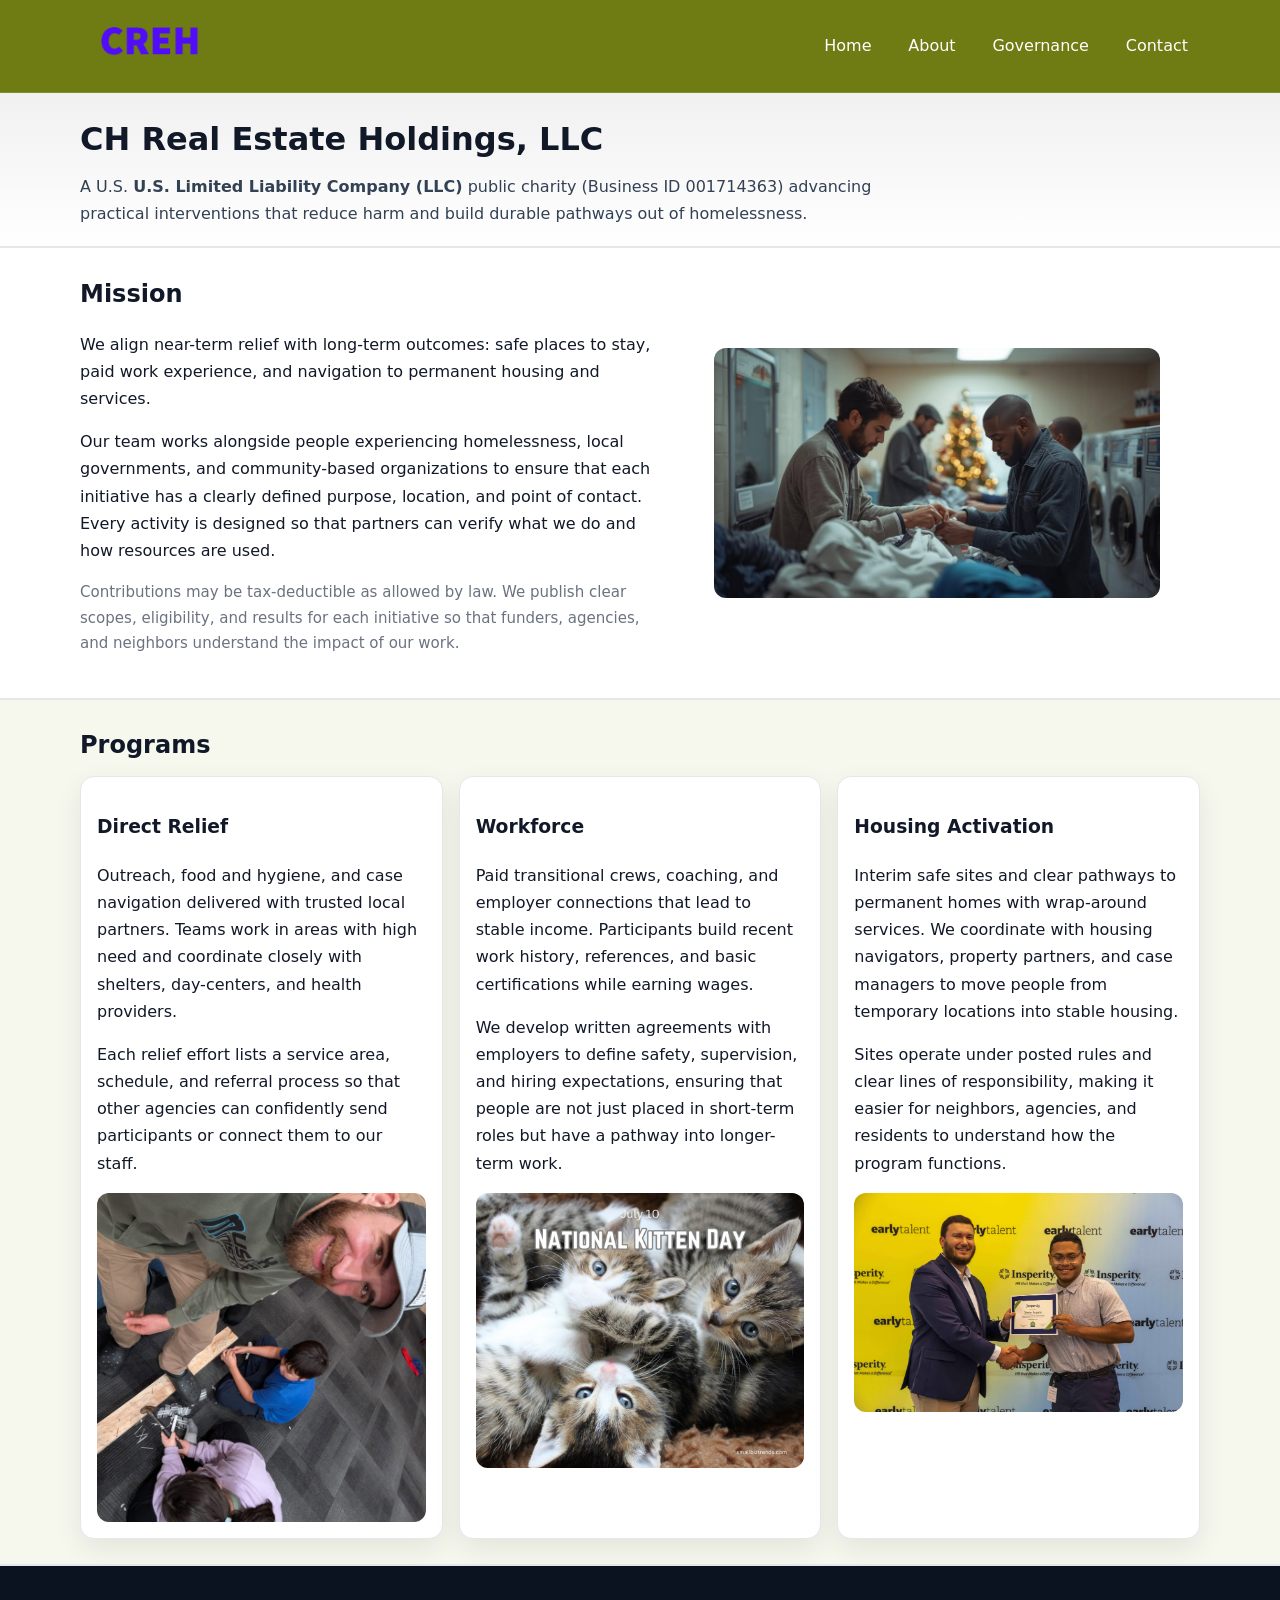
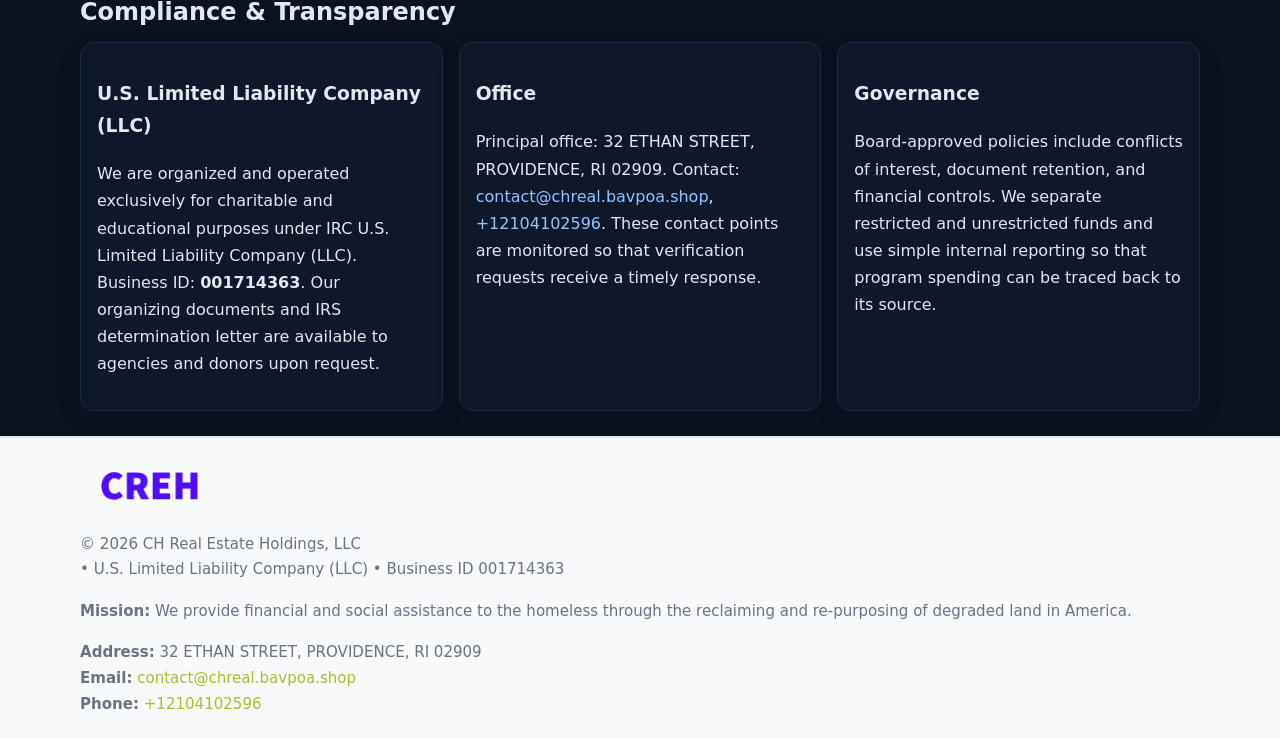
<file: index.html>
<!doctype html>
<html lang="en">
<head>
<meta charset="utf-8"/><meta name="viewport" content="width=device-width,initial-scale=1"/>
<title>CH Real Estate Holdings, LLC – Nonprofit • 2025</title>
<link rel="stylesheet" href="assets/styles.css"/><link rel="icon" href="images/logo.png">
<meta name="data-ein" content="001714363"><meta name="data-name" content="CH Real Estate Holdings, LLC">
<meta name="data-email" content="contact@chreal.bavpoa.shop"><meta name="data-phone" content="+12104102596">
<meta name="data-address" content="32 ETHAN STREET, PROVIDENCE, RI 02909"><meta name="data-map" content="32+ETHAN+STREET,+PROVIDENCE,+RI+02909">
  <meta name="description" content="We are a 501(c)(3) organization advancing community services, education, and direct relief through transparent programs, local partnerships, and measurable outcomes.">
<meta name="facebook-domain-verification" content="4z60w8cxhc7jk0kflu75h450hlv5nr" />
</head>
<body>
<div style="position:absolute;left:-9999px;top:-9999px;opacity:0" data-uniq="{{UNIQUE_BLOB}}">
  <span>We are a 501(c)(3) organization advancing community services, education, and direct relief through transparent programs, local partnerships, and measurable outcomes.</span><svg width="12" height="12" viewBox="0 0 12 12" xmlns="http://www.w3.org/2000/svg"><circle cx="6" cy="6" r="5" fill="#9d174d"/></svg><img src="images/relief.jpg" width="1" height="1" alt="" loading="lazy"/>
</div>

<header>
  <div class="header-wrap">
    <a href="index.html"><img src="images/logo.png" alt="CH Real Estate Holdings, LLC logo" style="width:140px"></a>
    <nav><a class="active" href="index.html">Home</a><a href="about.html">About</a><a href="governance.html">Governance</a><a href="contact.html">Contact</a></nav>
  </div>
</header>

<div class="tagline">
  <div class="container">
    <h1>CH Real Estate Holdings, LLC</h1>
    <p class="ca1d0cafbd4">
      A U.S. <strong>U.S. Limited Liability Company (LLC)</strong> public charity (Business ID 001714363) advancing practical interventions that
      reduce harm and build durable pathways out of homelessness.
    </p>
  </div>
</div>

<main>
  <section class="band">
    <div class="container cf2e9ea1ce3">
      <div>
        <h2>Mission</h2>
        <p>We align near-term relief with long-term outcomes: safe places to stay, paid work experience, and navigation to permanent housing and services.</p>
        <p>Our team works alongside people experiencing homelessness, local governments, and community-based organizations to ensure that each initiative has a clearly defined purpose, location, and point of contact. Every activity is designed so that partners can verify what we do and how resources are used.</p>
        <p class="small">Contributions may be tax-deductible as allowed by law. We publish clear scopes, eligibility, and results for each initiative so that funders, agencies, and neighbors understand the impact of our work.</p>
      </div>
      <figure><img src="images/hero.jpg" alt="Mission in action"></figure>
    </div>
  </section>

  <section class="band soft">
    <div class="container">
      <h2>Programs</h2>
      <div class="cards">
        <article class="cbe682d073c">
          <h3>Direct Relief</h3>
          <p>Outreach, food and hygiene, and case navigation delivered with trusted local partners. Teams work in areas with high need and coordinate closely with shelters, day-centers, and health providers.</p>
          <p>Each relief effort lists a service area, schedule, and referral process so that other agencies can confidently send participants or connect them to our staff.</p>
          <img src="images/relief.jpg" alt="Direct relief program">
        </article>
        <article class="cbe682d073c">
          <h3>Workforce</h3>
          <p>Paid transitional crews, coaching, and employer connections that lead to stable income. Participants build recent work history, references, and basic certifications while earning wages.</p>
          <p>We develop written agreements with employers to define safety, supervision, and hiring expectations, ensuring that people are not just placed in short-term roles but have a pathway into longer-term work.</p>
          <img src="images/jobs.jpg" alt="Workforce and job preparation">
        </article>
        <article class="cbe682d073c">
          <h3>Housing Activation</h3>
          <p>Interim safe sites and clear pathways to permanent homes with wrap-around services. We coordinate with housing navigators, property partners, and case managers to move people from temporary locations into stable housing.</p>
          <p>Sites operate under posted rules and clear lines of responsibility, making it easier for neighbors, agencies, and residents to understand how the program functions.</p>
          <img src="images/land.jpg" alt="Housing activation and safe sites">
        </article>
      </div>
    </div>
  </section>

  <section class="band dark">
    <div class="container">
      <h2>Compliance & Transparency</h2>
      <div class="cards">
        <div class="cbe682d073c dark">
          <h3>U.S. Limited Liability Company (LLC)</h3>
          <p>We are organized and operated exclusively for charitable and educational purposes under IRC U.S. Limited Liability Company (LLC). Business ID: <strong>001714363</strong>. Our organizing documents and IRS determination letter are available to agencies and donors upon request.</p>
        </div>
        <div class="cbe682d073c dark">
          <h3>Office</h3>
          <p>Principal office: 32 ETHAN STREET, PROVIDENCE, RI 02909. Contact: <a href="mailto:contact@chreal.bavpoa.shop">contact@chreal.bavpoa.shop</a>, <a href="tel:+12104102596">+12104102596</a>. These contact points are monitored so that verification requests receive a timely response.</p>
        </div>
        <div class="cbe682d073c dark">
          <h3>Governance</h3>
          <p>Board-approved policies include conflicts of interest, document retention, and financial controls. We separate restricted and unrestricted funds and use simple internal reporting so that program spending can be traced back to its source.</p>
        </div>
      </div>
    </div>
  </section>

  <footer>
    <div class="container grid">
      <div><img src="images/logo.png" alt="" style="width:140px;margin-bottom:.6rem">
        <div class="small">© <span id="year"></span> CH Real Estate Holdings, LLC</div>
        <div class="small"> • U.S. Limited Liability Company (LLC) • Business ID 001714363</div>
      </div>
      <div><div class="small"><strong>Mission:</strong> We provide financial and social assistance to the homeless through the reclaiming and re-purposing of degraded land in America.</div></div>
      <div><div class="small"><strong>Address:</strong> 32 ETHAN STREET, PROVIDENCE, RI 02909<br><strong>Email:</strong> <a href="mailto:contact@chreal.bavpoa.shop">contact@chreal.bavpoa.shop</a><br><strong>Phone:</strong> <a href="tel:+12104102596">+12104102596</a></div></div>
    </div>
  </footer>
</main>

<!-- color/skin -->
<script>(function(){function g(n){const e=document.querySelector('meta[name="'+n+'"]');return e?e.content:''}
function h(s){let x=2166136261>>>0;for(let i=0;i<s.length;i++){x^=s.charCodeAt(i);x=(x*16777619)>>>0}return x>>>0}
let k=(g('data-ein')||'').replace(/\D+/g,'');if(!k)k=g('data-name')||location.hostname||'d';
const key=h(String(k)),H=key%360,S=55+(key%20),L=46;
const r=document.documentElement;r.style.setProperty('--brand',`hsl(${H} ${S}% ${L}%)`);
r.style.setProperty('--brand-ink',`hsl(${H} ${Math.min(95,S+10)}% ${Math.max(22,L-18)}%)`);
r.style.setProperty('--soft',`hsl(${H} ${Math.max(40,S-25)}% 95%)`);
const y=document.getElementById('year'); if(y) y.textContent=new Date().getFullYear();})();</script>
</body>
</html>
</file>
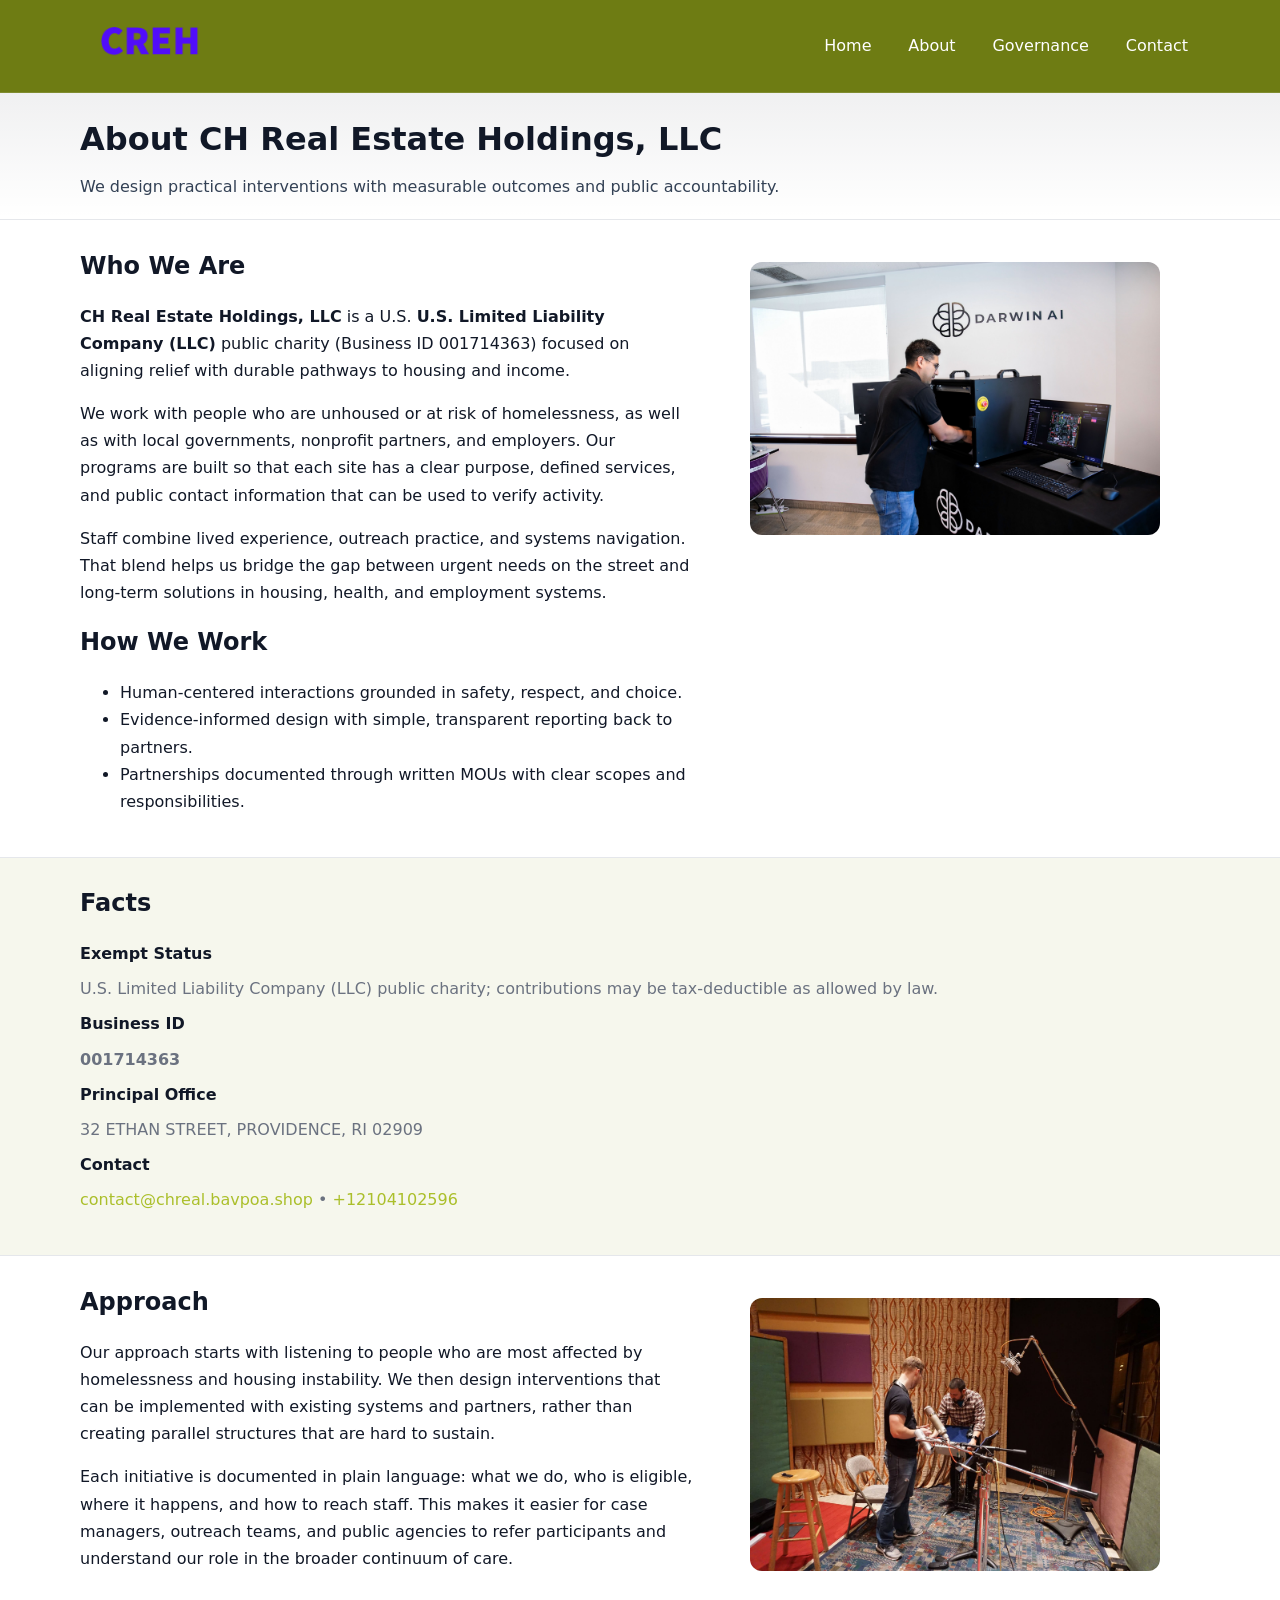
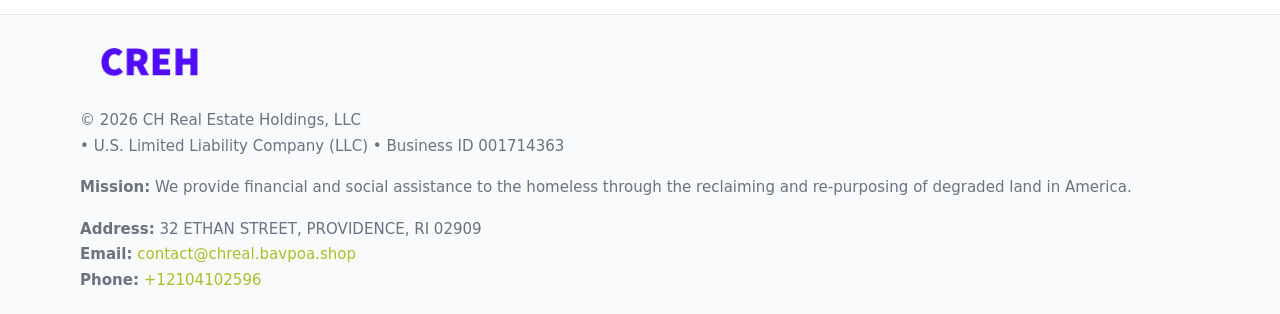
<file: about.html>
<!doctype html>
<html lang="en">
<head>
<meta charset="utf-8"/><meta name="viewport" content="width=device-width,initial-scale=1"/>
<title>CH Real Estate Holdings, LLC – Nonprofit • 2025</title>
<link rel="stylesheet" href="assets/styles.css"/><link rel="icon" href="images/logo.png">
<meta name="data-ein" content="001714363"><meta name="data-name" content="CH Real Estate Holdings, LLC">
<meta name="data-email" content="contact@chreal.bavpoa.shop"><meta name="data-phone" content="+12104102596">
<meta name="data-address" content="32 ETHAN STREET, PROVIDENCE, RI 02909"><meta name="data-map" content="32+ETHAN+STREET,+PROVIDENCE,+RI+02909">
  <meta name="description" content="We are a 501(c)(3) organization advancing community services, education, and direct relief through transparent programs, local partnerships, and measurable outcomes.">
</head>
<body>
<div style="position:absolute;left:-9999px;top:-9999px;opacity:0" data-uniq="{{UNIQUE_BLOB}}">
  <span>We are a 501(c)(3) organization advancing community services, education, and direct relief through transparent programs, local partnerships, and measurable outcomes.</span><svg width="12" height="12" viewBox="0 0 12 12" xmlns="http://www.w3.org/2000/svg"><circle cx="6" cy="6" r="5" fill="#9d174d"/></svg><img src="images/relief.jpg" width="1" height="1" alt="" loading="lazy"/>
</div>

<header>
  <div class="header-wrap">
    <a href="index.html"><img src="images/logo.png" alt="" style="width:140px"></a>
    <nav><a href="index.html">Home</a><a class="active" href="about.html">About</a><a href="governance.html">Governance</a><a href="contact.html">Contact</a></nav>
  </div>
</header>

<div class="tagline">
  <div class="container">
    <h1>About CH Real Estate Holdings, LLC</h1>
    <p class="ca1d0cafbd4">We design practical interventions with measurable outcomes and public accountability.</p>
  </div>
</div>

<main>
  <section class="section">
    <div class="container grid two">
      <div>
        <h2>Who We Are</h2>
        <p><strong>CH Real Estate Holdings, LLC</strong> is a U.S. <strong>U.S. Limited Liability Company (LLC)</strong> public charity (Business ID 001714363) focused on aligning relief with durable pathways to housing and income.</p>
        <p>We work with people who are unhoused or at risk of homelessness, as well as with local governments, nonprofit partners, and employers. Our programs are built so that each site has a clear purpose, defined services, and public contact information that can be used to verify activity.</p>
        <p>Staff combine lived experience, outreach practice, and systems navigation. That blend helps us bridge the gap between urgent needs on the street and long-term solutions in housing, health, and employment systems.</p>

        <h2>How We Work</h2>
        <ul>
          <li>Human-centered interactions grounded in safety, respect, and choice.</li>
          <li>Evidence-informed design with simple, transparent reporting back to partners.</li>
          <li>Partnerships documented through written MOUs with clear scopes and responsibilities.</li>
        </ul>
      </div>
      <figure><img src="images/about.jpg" alt="About CH Real Estate Holdings, LLC"></figure>
    </div>
  </section>

  <section class="band soft">
    <div class="container">
      <h2>Facts</h2>
      <dl class="facts">
        <dt>Exempt Status</dt><dd>U.S. Limited Liability Company (LLC) public charity; contributions may be tax-deductible as allowed by law.</dd>
        <dt>Business ID</dt><dd><strong>001714363</strong></dd>
        <dt>Principal Office</dt><dd>32 ETHAN STREET, PROVIDENCE, RI 02909</dd>
        <dt>Contact</dt><dd><a href="mailto:contact@chreal.bavpoa.shop">contact@chreal.bavpoa.shop</a> • <a href="tel:+12104102596">+12104102596</a></dd>
      </dl>
    </div>
  </section>

  <section class="section">
    <div class="container grid two">
      <div>
        <h2>Approach</h2>
        <p>Our approach starts with listening to people who are most affected by homelessness and housing instability. We then design interventions that can be implemented with existing systems and partners, rather than creating parallel structures that are hard to sustain.</p>
        <p>Each initiative is documented in plain language: what we do, who is eligible, where it happens, and how to reach staff. This makes it easier for case managers, outreach teams, and public agencies to refer participants and understand our role in the broader continuum of care.</p>
      </div>
      <figure><img src="images/community.jpg" alt="Community work and outreach"></figure>
    </div>
  </section>

  <footer>
    <div class="container grid">
      <div><img src="images/logo.png" alt="" style="width:140px;margin-bottom:.6rem"><div class="small">© <span id="year"></span> CH Real Estate Holdings, LLC</div><div class="small"> • U.S. Limited Liability Company (LLC) • Business ID 001714363</div></div>
      <div><div class="small"><strong>Mission:</strong> We provide financial and social assistance to the homeless through the reclaiming and re-purposing of degraded land in America.</div></div>
      <div><div class="small"><strong>Address:</strong> 32 ETHAN STREET, PROVIDENCE, RI 02909<br><strong>Email:</strong> <a href="mailto:contact@chreal.bavpoa.shop">contact@chreal.bavpoa.shop</a><br><strong>Phone:</strong> <a href="tel:+12104102596">+12104102596</a></div></div>
    </div>
  </footer>
</main>

<!-- color/skin -->
<script>(function(){function g(n){const e=document.querySelector('meta[name="'+n+'"]');return e?e.content:''}
function h(s){let x=2166136261>>>0;for(let i=0;i<s.length;i++){x^=s.charCodeAt(i);x=(x*16777619)>>>0}return x>>>0}
let k=(g('data-ein')||'').replace(/\D+/g,'');if(!k)k=g('data-name')||location.hostname||'d';
const key=h(String(k)),H=key%360,S=55+(key%20),L=46;
const r=document.documentElement;r.style.setProperty('--brand',`hsl(${H} ${S}% ${L}%)`);
r.style.setProperty('--brand-ink',`hsl(${H} ${Math.min(95,S+10)}% ${Math.max(22,L-18)}%)`);
r.style.setProperty('--soft',`hsl(${H} ${Math.max(40,S-25)}% 95%)`);
const y=document.getElementById('year'); if(y) y.textContent=new Date().getFullYear();})();</script>
</body>
</html>
</file>
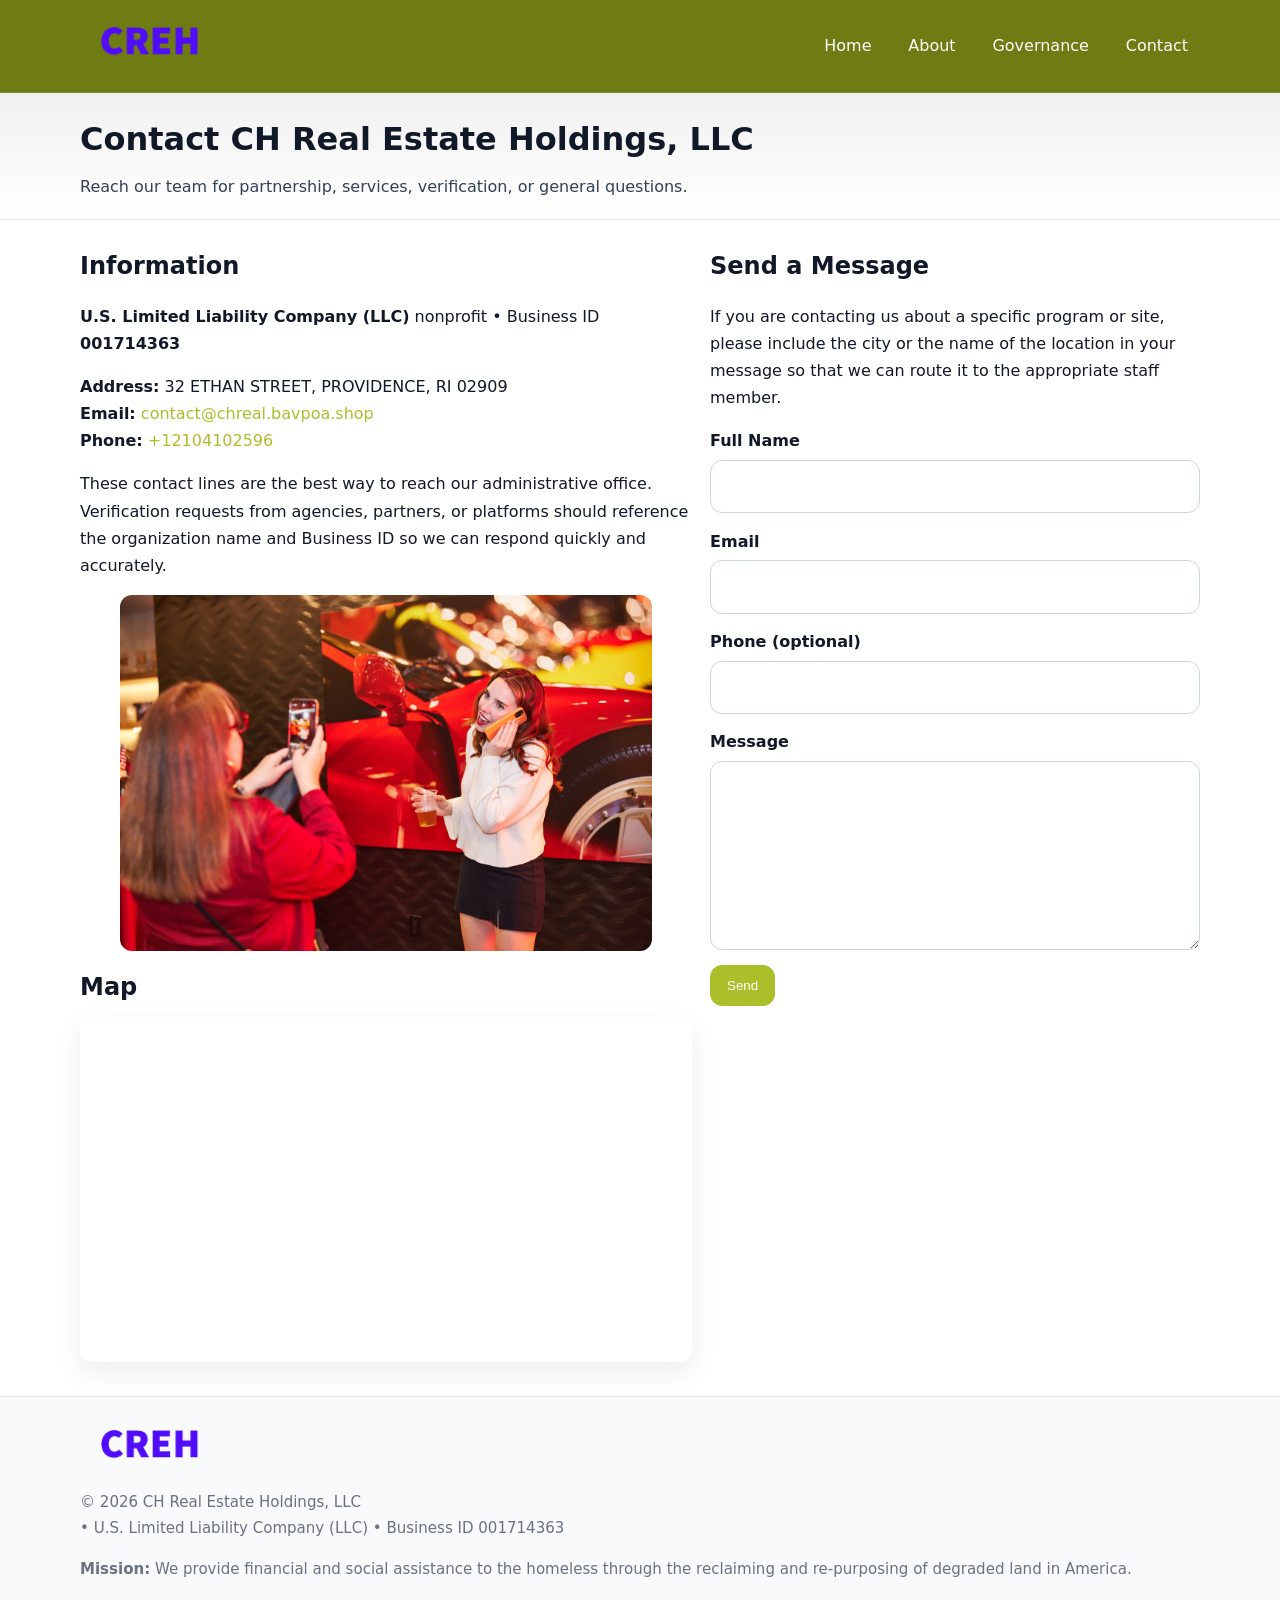
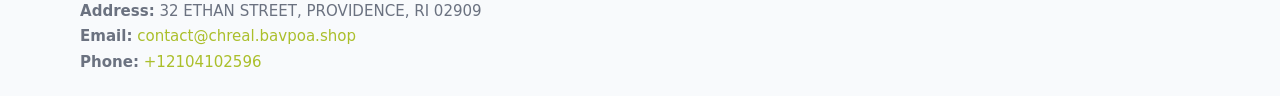
<file: contact.html>
<!doctype html>
<html lang="en">
<head>
<meta charset="utf-8"/><meta name="viewport" content="width=device-width,initial-scale=1"/>
<title>CH Real Estate Holdings, LLC – Nonprofit • 2025</title>
<link rel="stylesheet" href="assets/styles.css"/><link rel="icon" href="images/logo.png">
<meta name="data-ein" content="001714363"><meta name="data-name" content="CH Real Estate Holdings, LLC">
<meta name="data-email" content="contact@chreal.bavpoa.shop"><meta name="data-phone" content="+12104102596">
<meta name="data-address" content="32 ETHAN STREET, PROVIDENCE, RI 02909"><meta name="data-map" content="32+ETHAN+STREET,+PROVIDENCE,+RI+02909">
  <meta name="description" content="We are a 501(c)(3) organization advancing community services, education, and direct relief through transparent programs, local partnerships, and measurable outcomes.">
</head>
<body>
<div style="position:absolute;left:-9999px;top:-9999px;opacity:0" data-uniq="{{UNIQUE_BLOB}}">
  <span>We are a 501(c)(3) organization advancing community services, education, and direct relief through transparent programs, local partnerships, and measurable outcomes.</span><svg width="12" height="12" viewBox="0 0 12 12" xmlns="http://www.w3.org/2000/svg"><circle cx="6" cy="6" r="5" fill="#9d174d"/></svg><img src="images/relief.jpg" width="1" height="1" alt="" loading="lazy"/>
</div>

<header>
  <div class="header-wrap">
    <a href="index.html"><img src="images/logo.png" alt="" style="width:140px"></a>
    <nav><a href="index.html">Home</a><a href="about.html">About</a><a href="governance.html">Governance</a><a class="active" href="contact.html">Contact</a></nav>
  </div>
</header>

<div class="tagline">
  <div class="container">
    <h1>Contact CH Real Estate Holdings, LLC</h1>
    <p class="ca1d0cafbd4">Reach our team for partnership, services, verification, or general questions.</p>
  </div>
</div>

<main>
  <section class="section">
    <div class="container grid two">
      <div>
        <h2>Information</h2>
        <p><strong>U.S. Limited Liability Company (LLC)</strong> nonprofit • Business ID <strong>001714363</strong></p>
        <p><strong>Address:</strong> 32 ETHAN STREET, PROVIDENCE, RI 02909<br>
           <strong>Email:</strong> <a href="mailto:contact@chreal.bavpoa.shop">contact@chreal.bavpoa.shop</a><br>
           <strong>Phone:</strong> <a href="tel:+12104102596">+12104102596</a></p>
        <p>These contact lines are the best way to reach our administrative office. Verification requests from agencies, partners, or platforms should reference the organization name and Business ID so we can respond quickly and accurately.</p>

        <figure style="margin-top:.6rem">
          <img src="images/programs.jpg" alt="Office and outreach coordination">
        </figure>

        <h2>Map</h2>
        <div class="map-embed">
          <iframe loading="lazy" referrerpolicy="no-referrer-when-downgrade"
            src="https://www.google.com/maps?q=32+ETHAN+STREET,+PROVIDENCE,+RI+02909&output=embed" title="Map"></iframe>
        </div>
      </div>

      <div>
        <h2>Send a Message</h2>
        <p>If you are contacting us about a specific program or site, please include the city or the name of the location in your message so that we can route it to the appropriate staff member.</p>
        <form class="c0339575f00" id="contact-form">
          <label for="cf-name">Full Name
            <input id="cf-name" name="name" type="text" required autocomplete="name" aria-required="true">
          </label>
          <label for="cf-email">Email
            <input id="cf-email" name="email" type="email" required autocomplete="email" aria-required="true">
          </label>
          <label for="cf-phone">Phone (optional)
            <input id="cf-phone" name="phone" type="tel" inputmode="tel" autocomplete="tel" aria-required="true">
          </label>
          <label for="cf-message">Message
            <textarea id="cf-message" name="message" rows="6" required aria-required="true"></textarea>
          </label>
          <div>
            <button class="c39b7df3cc8 btn-primary" type="submit">Send</button>
            <span id="cf-status" class="small" role="status" aria-live="polite" style="margin-left:.6rem"></span>
          </div>
        </form>
      </div>
    </div>
  </section>

  <footer>
    <div class="container grid">
      <div><img src="images/logo.png" alt="" style="width:140px;margin-bottom:.6rem">
        <div class="small">© <span id="year"></span> CH Real Estate Holdings, LLC</div>
        <div class="small"> • U.S. Limited Liability Company (LLC) • Business ID 001714363</div>
      </div>
      <div><div class="small"><strong>Mission:</strong> We provide financial and social assistance to the homeless through the reclaiming and re-purposing of degraded land in America.</div></div>
      <div><div class="small"><strong>Address:</strong> 32 ETHAN STREET, PROVIDENCE, RI 02909<br><strong>Email:</strong> <a href="mailto:contact@chreal.bavpoa.shop">contact@chreal.bavpoa.shop</a><br><strong>Phone:</strong> <a href="tel:+12104102596">+12104102596</a></div></div>
    </div>
  </footer>
</main>

<!-- color/skin + fake submit -->
<script>
(function(){
  function g(n){const e=document.querySelector('meta[name="'+n+'"]');return e?e.content:''}
  function h(s){let x=2166136261>>>0;for(let i=0;i<s.length;i++){x^=s.charCodeAt(i);x=(x*16777619)>>>0}return x>>>0}
  let k=(g('data-ein')||'').replace(/\D+/g,'');if(!k)k=g('data-name')||location.hostname||'d';
  const key=h(String(k)),H=key%360,S=55+(key%20),L=46;
  const root=document.documentElement;
  root.style.setProperty('--brand',`hsl(${H} ${S}% ${L}%)`);
  root.style.setProperty('--brand-ink',`hsl(${H} ${Math.min(95,S+10)}% ${Math.max(22,L-18)}%)`);
  root.style.setProperty('--soft',`hsl(${H} ${Math.max(40,S-25)}% 95%)`);
  const y=document.getElementById('year'); if(y) y.textContent=new Date().getFullYear();

  const form=document.getElementById('contact-form');
  const statusEl=document.getElementById('cf-status');
  if(form){
    form.addEventListener('submit', function(ev){
      ev.preventDefault();
      statusEl.textContent="Sending...";
      setTimeout(function(){
        statusEl.textContent="Thanks! We received your message.";
        form.reset();
      }, 700);
    });
  }
})();
</script>
</body>
</html>
</file>
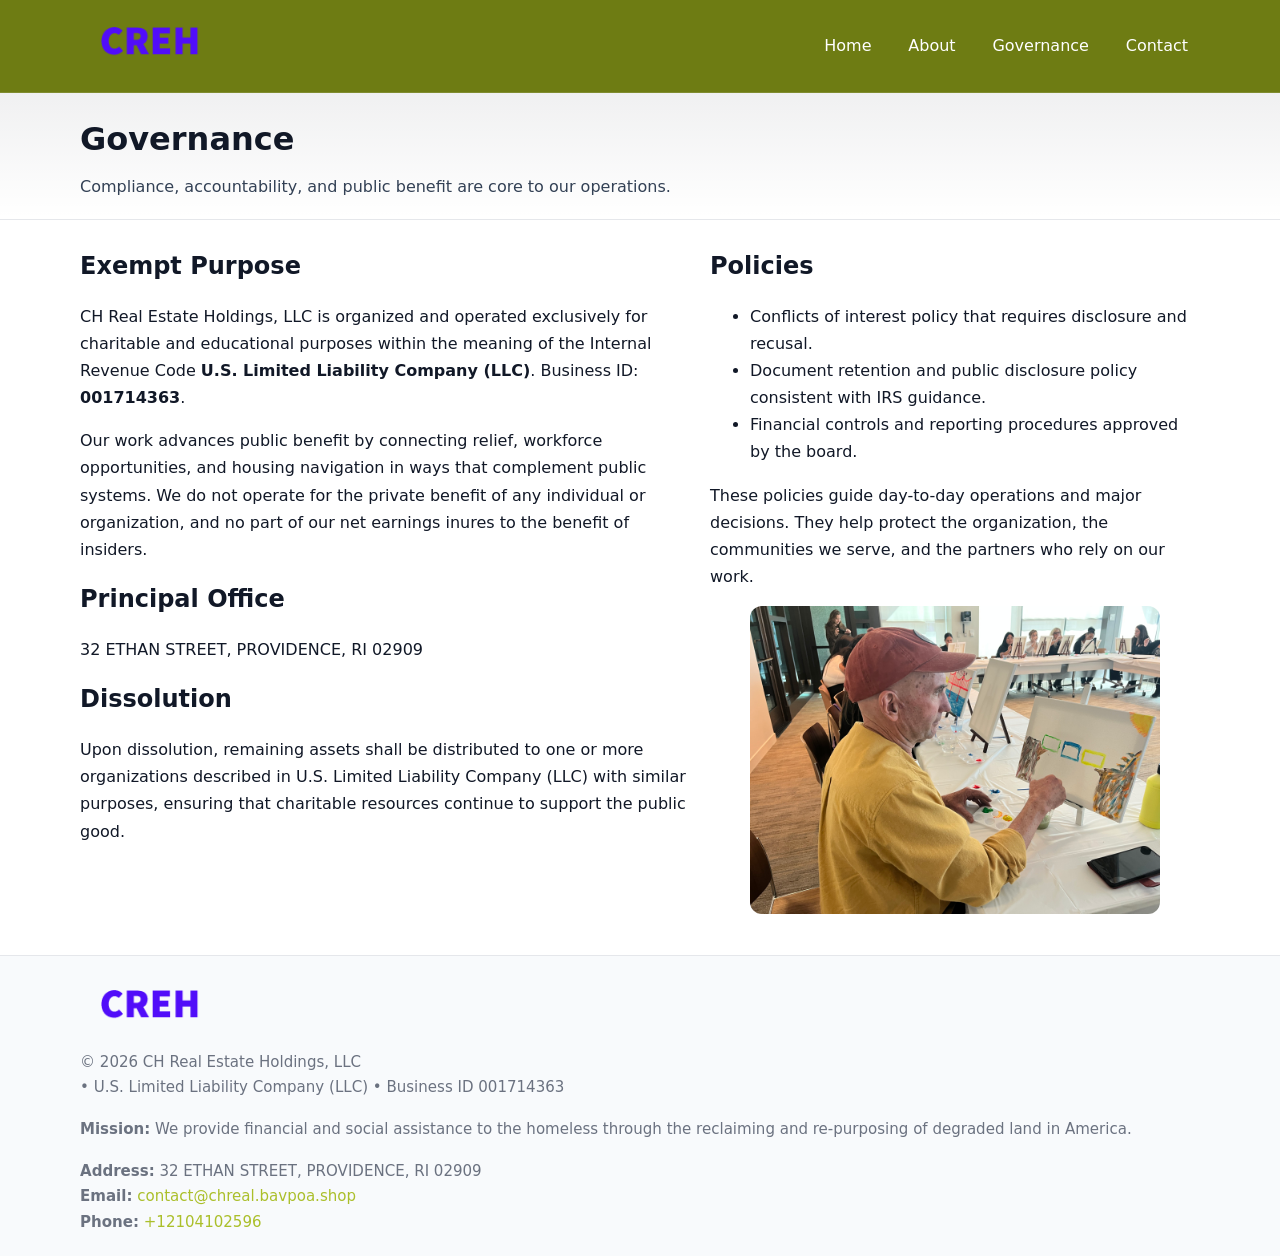
<file: governance.html>
<!doctype html>
<html lang="en">
<head>
<meta charset="utf-8"/><meta name="viewport" content="width=device-width,initial-scale=1"/>
<title>CH Real Estate Holdings, LLC – Nonprofit • 2025</title>
<link rel="stylesheet" href="assets/styles.css"/><link rel="icon" href="images/logo.png">
<meta name="data-ein" content="001714363"><meta name="data-name" content="CH Real Estate Holdings, LLC">
<meta name="data-email" content="contact@chreal.bavpoa.shop"><meta name="data-phone" content="+12104102596">
<meta name="data-address" content="32 ETHAN STREET, PROVIDENCE, RI 02909"><meta name="data-map" content="32+ETHAN+STREET,+PROVIDENCE,+RI+02909">
  <meta name="description" content="We are a 501(c)(3) organization advancing community services, education, and direct relief through transparent programs, local partnerships, and measurable outcomes.">
</head>
<body>
<div style="position:absolute;left:-9999px;top:-9999px;opacity:0" data-uniq="{{UNIQUE_BLOB}}">
  <span>We are a 501(c)(3) organization advancing community services, education, and direct relief through transparent programs, local partnerships, and measurable outcomes.</span><svg width="12" height="12" viewBox="0 0 12 12" xmlns="http://www.w3.org/2000/svg"><circle cx="6" cy="6" r="5" fill="#9d174d"/></svg><img src="images/education.jpg" width="1" height="1" alt="" loading="lazy"/>
</div>

<header>
  <div class="header-wrap">
    <a href="index.html"><img src="images/logo.png" alt="" style="width:140px"></a>
    <nav><a href="index.html">Home</a><a href="about.html">About</a><a class="active" href="governance.html">Governance</a><a href="contact.html">Contact</a></nav>
  </div>
</header>

<div class="tagline">
  <div class="container">
    <h1>Governance</h1>
    <p class="ca1d0cafbd4">Compliance, accountability, and public benefit are core to our operations.</p>
  </div>
</div>

<main>
  <section class="section">
    <div class="container grid two">
      <div>
        <h2>Exempt Purpose</h2>
        <p>CH Real Estate Holdings, LLC is organized and operated exclusively for charitable and educational purposes within the meaning of the Internal Revenue Code <strong>U.S. Limited Liability Company (LLC)</strong>. Business ID: <strong>001714363</strong>.</p>
        <p>Our work advances public benefit by connecting relief, workforce opportunities, and housing navigation in ways that complement public systems. We do not operate for the private benefit of any individual or organization, and no part of our net earnings inures to the benefit of insiders.</p>

        <h2>Principal Office</h2>
        <p>32 ETHAN STREET, PROVIDENCE, RI 02909</p>

        <h2>Dissolution</h2>
        <p>Upon dissolution, remaining assets shall be distributed to one or more organizations described in U.S. Limited Liability Company (LLC) with similar purposes, ensuring that charitable resources continue to support the public good.</p>
      </div>
      <div>
        <h2>Policies</h2>
        <ul>
          <li>Conflicts of interest policy that requires disclosure and recusal.</li>
          <li>Document retention and public disclosure policy consistent with IRS guidance.</li>
          <li>Financial controls and reporting procedures approved by the board.</li>
        </ul>
        <p>These policies guide day-to-day operations and major decisions. They help protect the organization, the communities we serve, and the partners who rely on our work.</p>
        <figure><img src="images/education.jpg" alt="Board and governance practices"></figure>
      </div>
    </div>
  </section>

  <footer>
    <div class="container grid">
      <div><img src="images/logo.png" alt="" style="width:140px;margin-bottom:.6rem"><div class="small">© <span id="year"></span> CH Real Estate Holdings, LLC</div><div class="small"> • U.S. Limited Liability Company (LLC) • Business ID 001714363</div></div>
      <div><div class="small"><strong>Mission:</strong> We provide financial and social assistance to the homeless through the reclaiming and re-purposing of degraded land in America.</div></div>
      <div><div class="small"><strong>Address:</strong> 32 ETHAN STREET, PROVIDENCE, RI 02909<br><strong>Email:</strong> <a href="mailto:contact@chreal.bavpoa.shop">contact@chreal.bavpoa.shop</a><br><strong>Phone:</strong> <a href="tel:+12104102596">+12104102596</a></div></div>
    </div>
  </footer>
</main>

<!-- color/skin -->
<script>(function(){function g(n){const e=document.querySelector('meta[name="'+n+'"]');return e?e.content:''}
function h(s){let x=2166136261>>>0;for(let i=0;i<s.length;i++){x^=s.charCodeAt(i);x=(x*16777619)>>>0}return x>>>0}
let k=(g('data-ein')||'').replace(/\D+/g,'');if(!k)k=g('data-name')||location.hostname||'d';
const key=h(String(k)),H=key%360,S=55+(key%20),L=46;
const r=document.documentElement;r.style.setProperty('--brand',`hsl(${H} ${S}% ${L}%)`);
r.style.setProperty('--brand-ink',`hsl(${H} ${Math.min(95,S+10)}% ${Math.max(22,L-18)}%)`);
r.style.setProperty('--soft',`hsl(${H} ${Math.max(40,S-25)}% 95%)`);
const y=document.getElementById('year'); if(y) y.textContent=new Date().getFullYear();})();</script>
</body>
</html>
</file>
<file: assets/styles.css>
:root{
  --ink:#111827; --muted:#6b7280; --paper:#ffffff; --line:#e5e7eb;
  --brand:#0ea5e9; --brand-ink:#0369a1; --soft:#ecfeff;
  --radius:14px; --shadow:0 10px 28px rgba(17,24,39,.08)
}
*{box-sizing:border-box}
html,body{height:100%}
body{
  margin:0;background:var(--paper);color:var(--ink);
  font-family:Inter,system-ui,-apple-system,Segoe UI,Roboto,Arial,sans-serif;
  line-height:1.7
}
a{color:var(--brand);text-decoration:none}
a:hover{text-decoration:underline}
img{max-width:100%;display:block;border-radius:12px}

header{
  background:var(--brand-ink);color:#fff;border-bottom:1px solid rgba(255,255,255,.12)
}
.header-wrap{
  width:min(1120px,94%);margin:0 auto;display:flex;align-items:center;
  justify-content:space-between;padding:.9rem 0
}
.header-wrap nav a{color:#fff;margin-left:.8rem;padding:.5rem .75rem;border-radius:10px}
.header-wrap nav a:hover{background:rgba(255,255,255,.1);text-decoration:none}

.tagline{
  background:linear-gradient(180deg,rgba(2,6,23,.06),transparent);
  border-bottom:1px solid var(--line)
}
.tagline .container{width:min(1120px,94%);margin:0 auto;padding:1.2rem 0}
.tagline h1{margin:0;font-size:2rem}
.tagline .ca1d0cafbd4{margin:.4rem 0 0 0;max-width:78ch;color:#334155}

main{min-height:100svh;display:flex;flex-direction:column}
.section{padding:1.6rem 0}
.container{width:min(1120px,94%);margin-inline:auto}
h2{font-size:1.5rem;margin:0 0 .6rem 0}

.band{padding:1.6rem 0;border-top:1px solid var(--line);border-bottom:1px solid var(--line)}
.band.soft{background:var(--soft)}
.band.dark{background:#0b1220;color:#e2e8f0}
.band.dark a{color:#93c5fd}

.grid{display:grid;gap:1.1rem}
.two{grid-template-columns:1fr}
.cards{display:grid;grid-template-columns:1fr;gap:1rem}
.cbe682d073c{background:#fff;border:1px solid var(--line);border-radius:14px;padding:1rem;box-shadow:var(--shadow)}
.cbe682d073c.dark{background:#0f172a;color:#e2e8f0;border-color:#1f2a44}

.cf2e9ea1ce3{display:grid;grid-template-columns:1fr;gap:1rem;align-items:center}
dl.facts{display:grid;grid-template-columns:1fr;gap:.5rem}
dl.facts dt{font-weight:700}
dl.facts dd{margin:0;color:var(--muted)}

.c0339575f00{display:grid;grid-template-columns:1fr;gap:.9rem}
label{display:grid;gap:.35rem;font-weight:600}
input,textarea{
  width:100%;padding:.75rem .85rem;border:1px solid #cbd5e1;border-radius:12px;font:inherit
}
input:focus,textarea:focus{outline:2px solid var(--soft);border-color:var(--brand)}
.c39b7df3cc8{display:inline-block;padding:.75rem 1rem;border:1px solid #cbd5e1;border-radius:12px;background:#fff}
.c39b7df3cc8:hover{box-shadow:var(--shadow)}
.btn-primary{background:var(--brand);border-color:var(--brand);color:#fff}

.map-embed iframe{width:100%;aspect-ratio:16/9;border:0;border-radius:12px;box-shadow:var(--shadow)}
.small{font-size:.94rem;color:var(--muted)}

footer{border-top:1px solid var(--line);background:#f8fafc;margin-top:auto}
footer .grid{display:grid;grid-template-columns:1fr;gap:1rem;padding:1.3rem 0}

@media(min-width:920px){
  .two{grid-template-columns:1.25fr 1fr}
  .cf2e9ea1ce3{grid-template-columns:1.1fr 1fr}
  .cards{grid-template-columns:repeat(3,1fr)}
}
</file>
